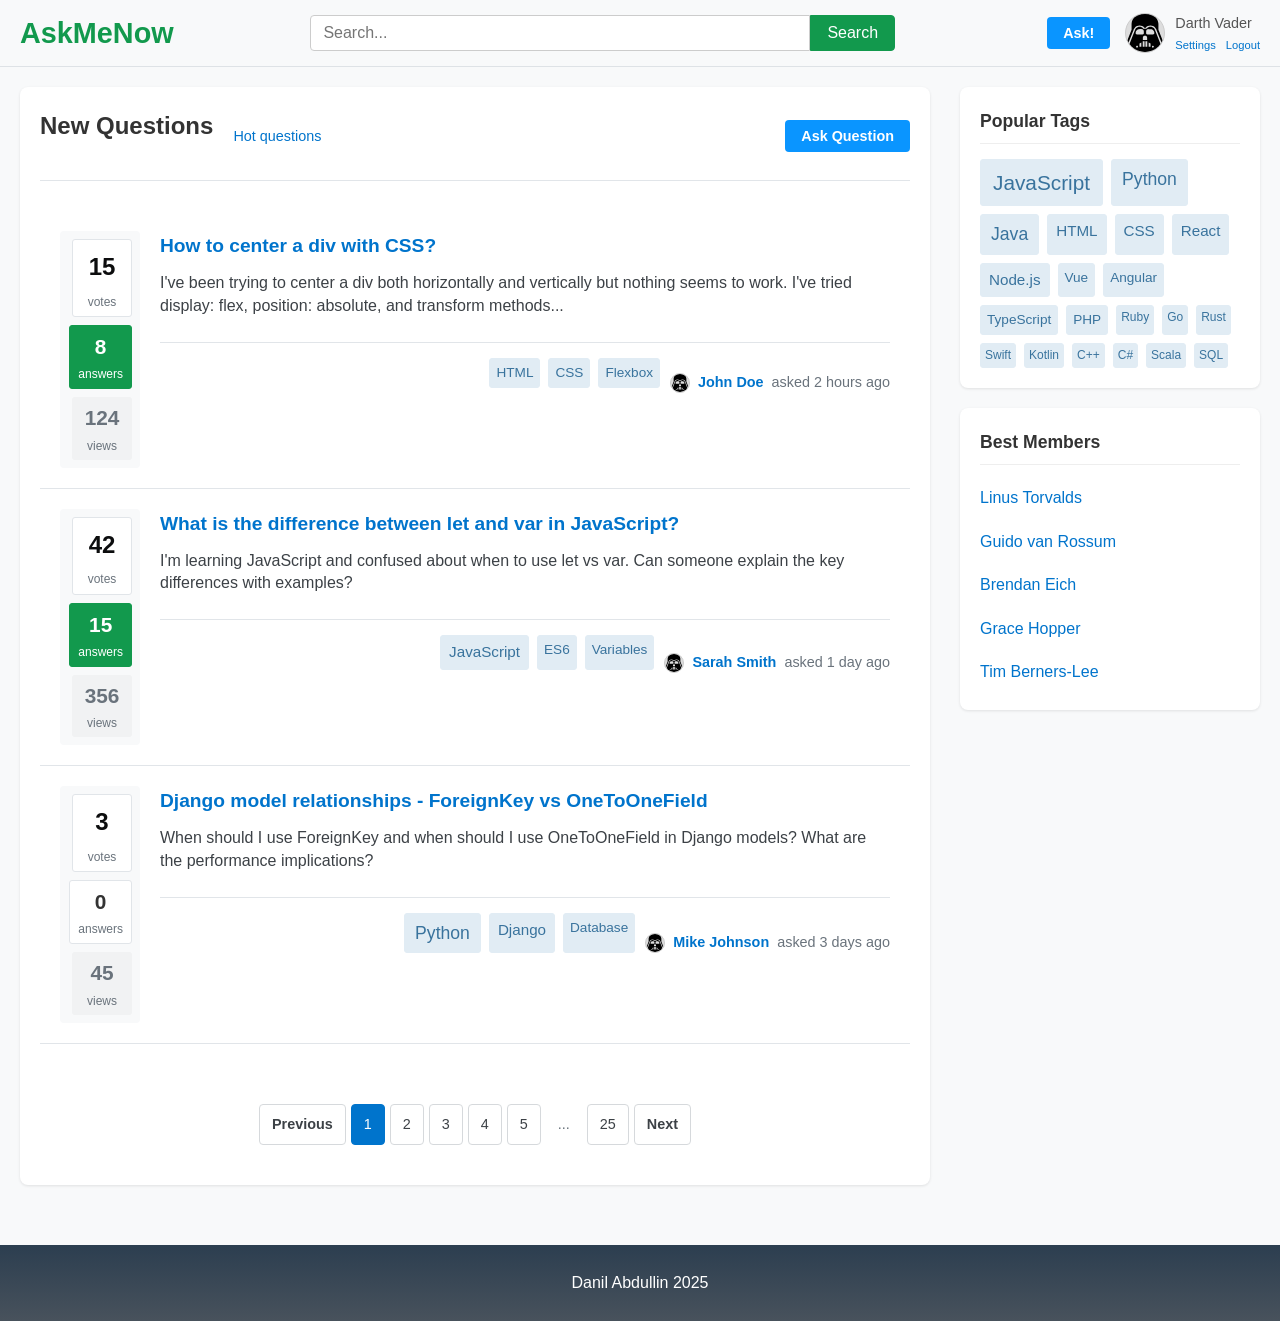
<file: index.html>
<!DOCTYPE html>
<html lang="en">
<head>
    <meta charset="UTF-8">
    <meta name="viewport" content="width=device-width, initial-scale=1.0">
    <title>Questions - AskMeNow</title>
    <link rel="stylesheet" href="static/css/style.css">
</head>

<body>
    <header class="main-header">
        <div class="header-container">
            <!-- Левый блок: название сайта -->
            <div class="header-logo">
                <a href="index.html" class="logo-link">
                    <h1 class="site-title">AskMeNow</h1>
                </a>
            </div>

            <!-- Центральный блок: поиск -->
            <div class="header-search">
                <form class="search-form">
                    <input type="text" class="search-input" placeholder="Search...">
                    <button type="submit" class="search-button">Search</button>
                </form>
            </div>

            <!-- Правый блок: пользователь -->
            <div class="header-user">
                <button class="ask-button">Ask!</button>
                
                <!-- Вариант для АВТОРИЗОВАННОГО пользователя -->
                <div class="user-profile auth-version">
                    <img src="static/images/Avatar.svg" alt="User Avatar" class="user-avatar">
                    <div class="user-info">
                        <span class="user-name">Darth Vader</span>
                        <div class="user-links">
                            <a href="settings.html" class="user-link">Settings</a>
                            <a href="#" class="user-link">Logout</a>
                        </div>
                    </div>
                </div>
                
                <!-- Вариант для НЕАВТОРИЗОВАННОГО пользователя 
                <div class="auth-buttons guest-version">
                    <a href="login.html" class="btn-login">Log in</a>
                    <a href="signup.html" class="btn-signup">Sign up</a>
                </div>
                -->
            </div>
        </div>
    </header>

    <main class="main-content">
        <div class="content-container">
            <!-- Левая колонка (основной контент) -->
            <div class="content-left">
                <div class="questions-header">
                    <div class="questions-title-section">
                        <h2>New Questions</h2>
                        <a href="#" class="hot-filter">Hot questions</a>
                    </div>
                    <button class="ask-button">Ask Question</button>
                </div>      

                <!-- Список вопросов -->
                <div class="questions-list">
                    
                    <!-- Вопрос 1 -->
                    <div class="question-item">
                        <div class="question-stats">
                            <div class="votes-section">
                                <div class="vote-count">15</div>
                                <div class="vote-label">votes</div>
                            </div>
                            <div class="answers-section accepted">
                                <div class="answer-count">8</div>
                                <div class="answer-label">answers</div>
                            </div>
                            <div class="views-section">
                                <div class="view-count">124</div>
                                <div class="view-label">views</div>
                            </div>
                        </div>
                        
                        <div class="question-content">
                            <h3 class="question-title">
                                <a href="question.html">How to center a div with CSS?</a>
                            </h3>
                            <p class="question-excerpt">I've been trying to center a div both horizontally and vertically but nothing seems to work. I've tried display: flex, position: absolute, and transform methods...</p>
                            
                            <div class="question-meta">
                                <div class="question-tags">
                                    <a href="#" class="tag tag-s">HTML</a>
                                    <a href="#" class="tag tag-s">CSS</a>
                                    <a href="#" class="tag tag-s">Flexbox</a>
                                </div>
                                <div class="question-author">
                                    <img src="static/images/Avatar.svg" alt="User Avatar" class="author-avatar">
                                    <span class="author-name">John Doe</span>
                                    <span class="question-date">asked 2 hours ago</span>
                                </div>
                            </div>
                        </div>
                    </div>

                    <!-- Вопрос 2 -->
                    <div class="question-item">
                        <div class="question-stats">
                            <div class="votes-section">
                                <div class="vote-count">42</div>
                                <div class="vote-label">votes</div>
                            </div>
                            <div class="answers-section accepted">
                                <div class="answer-count">15</div>
                                <div class="answer-label">answers</div>
                            </div>
                            <div class="views-section">
                                <div class="view-count">356</div>
                                <div class="view-label">views</div>
                            </div>
                        </div>
                        
                        <div class="question-content">
                            <h3 class="question-title">
                                <a href="question.html">What is the difference between let and var in JavaScript?</a>
                            </h3>
                            <p class="question-excerpt">I'm learning JavaScript and confused about when to use let vs var. Can someone explain the key differences with examples?</p>
                            
                            <div class="question-meta">
                                <div class="question-tags">
                                    <a href="#" class="tag tag-m">JavaScript</a>
                                    <a href="#" class="tag tag-s">ES6</a>
                                    <a href="#" class="tag tag-s">Variables</a>
                                </div>
                                <div class="question-author">
                                    <img src="static/images/Avatar.svg" alt="User Avatar" class="author-avatar">
                                    <span class="author-name">Sarah Smith</span>
                                    <span class="question-date">asked 1 day ago</span>
                                </div>
                            </div>
                        </div>
                    </div>

                    <!-- Вопрос 3 -->
                    <div class="question-item">
                        <div class="question-stats">
                            <div class="votes-section">
                                <div class="vote-count">3</div>
                                <div class="vote-label">votes</div>
                            </div>
                            <div class="answers-section">
                                <div class="answer-count">0</div>
                                <div class="answer-label">answers</div>
                            </div>
                            <div class="views-section">
                                <div class="view-count">45</div>
                                <div class="view-label">views</div>
                            </div>
                        </div>
                        
                        <div class="question-content">
                            <h3 class="question-title">
                                <a href="question.html">Django model relationships - ForeignKey vs OneToOneField</a>
                            </h3>
                            <p class="question-excerpt">When should I use ForeignKey and when should I use OneToOneField in Django models? What are the performance implications?</p>
                            
                            <div class="question-meta">
                                <div class="question-tags">
                                    <a href="#" class="tag tag-l">Python</a>
                                    <a href="#" class="tag tag-m">Django</a>
                                    <a href="#" class="tag tag-s">Database</a>
                                </div>
                                <div class="question-author">
                                    <img src="static/images/Avatar.svg" alt="User Avatar" class="author-avatar">
                                    <span class="author-name">Mike Johnson</span>
                                    <span class="question-date">asked 3 days ago</span>
                                </div>
                            </div>
                        </div>
                    </div>

                </div>

                <!-- Пагинатор -->
                <div class="pagination">
                    <a href="#" class="page-link prev">Previous</a>
                    <a href="#" class="page-link active">1</a>
                    <a href="#" class="page-link">2</a>
                    <a href="#" class="page-link">3</a>
                    <a href="#" class="page-link">4</a>
                    <a href="#" class="page-link">5</a>
                    <span class="page-link dots">...</span>
                    <a href="#" class="page-link">25</a>
                    <a href="#" class="page-link next">Next</a>
                </div>
            </div>

            <!-- Правая колонка (сайдбар) -->
            <div class="content-sidebar">
                <!-- Блок популярных тегов -->
                <div class="sidebar-block">
                    <h3 class="sidebar-title">Popular Tags</h3>
                    <div class="tags-container">
                        <a href="#" class="tag tag-xl">JavaScript</a>
                        <a href="#" class="tag tag-l">Python</a>
                        <a href="#" class="tag tag-l">Java</a>
                        <a href="#" class="tag tag-m">HTML</a>
                        <a href="#" class="tag tag-m">CSS</a>
                        <a href="#" class="tag tag-m">React</a>
                        <a href="#" class="tag tag-m">Node.js</a>
                        <a href="#" class="tag tag-s">Vue</a>
                        <a href="#" class="tag tag-s">Angular</a>
                        <a href="#" class="tag tag-s">TypeScript</a>
                        <a href="#" class="tag tag-s">PHP</a>
                        <a href="#" class="tag tag-xs">Ruby</a>
                        <a href="#" class="tag tag-xs">Go</a>
                        <a href="#" class="tag tag-xs">Rust</a>
                        <a href="#" class="tag tag-xs">Swift</a>
                        <a href="#" class="tag tag-xs">Kotlin</a>
                        <a href="#" class="tag tag-xs">C++</a>
                        <a href="#" class="tag tag-xs">C#</a>
                        <a href="#" class="tag tag-xs">Scala</a>
                        <a href="#" class="tag tag-xs">SQL</a>
                    </div>
                </div>

                <!-- Блок лучших участников -->
                <div class="sidebar-block">
                    <h3 class="sidebar-title">Best Members</h3>
                    <div class="members-list">
                        <a href="#" class="member-link">Linus Torvalds</a>
                        <a href="#" class="member-link">Guido van Rossum</a>
                        <a href="#" class="member-link">Brendan Eich</a>
                        <a href="#" class="member-link">Grace Hopper</a>
                        <a href="#" class="member-link">Tim Berners-Lee</a>
                    </div>
                </div>
            </div>
        </div>
    </main>

    <footer class="site-footer">
        <div class="footer-content">
            Danil Abdullin 2025
        </div>
    </footer>
</body>
</html>
</file>
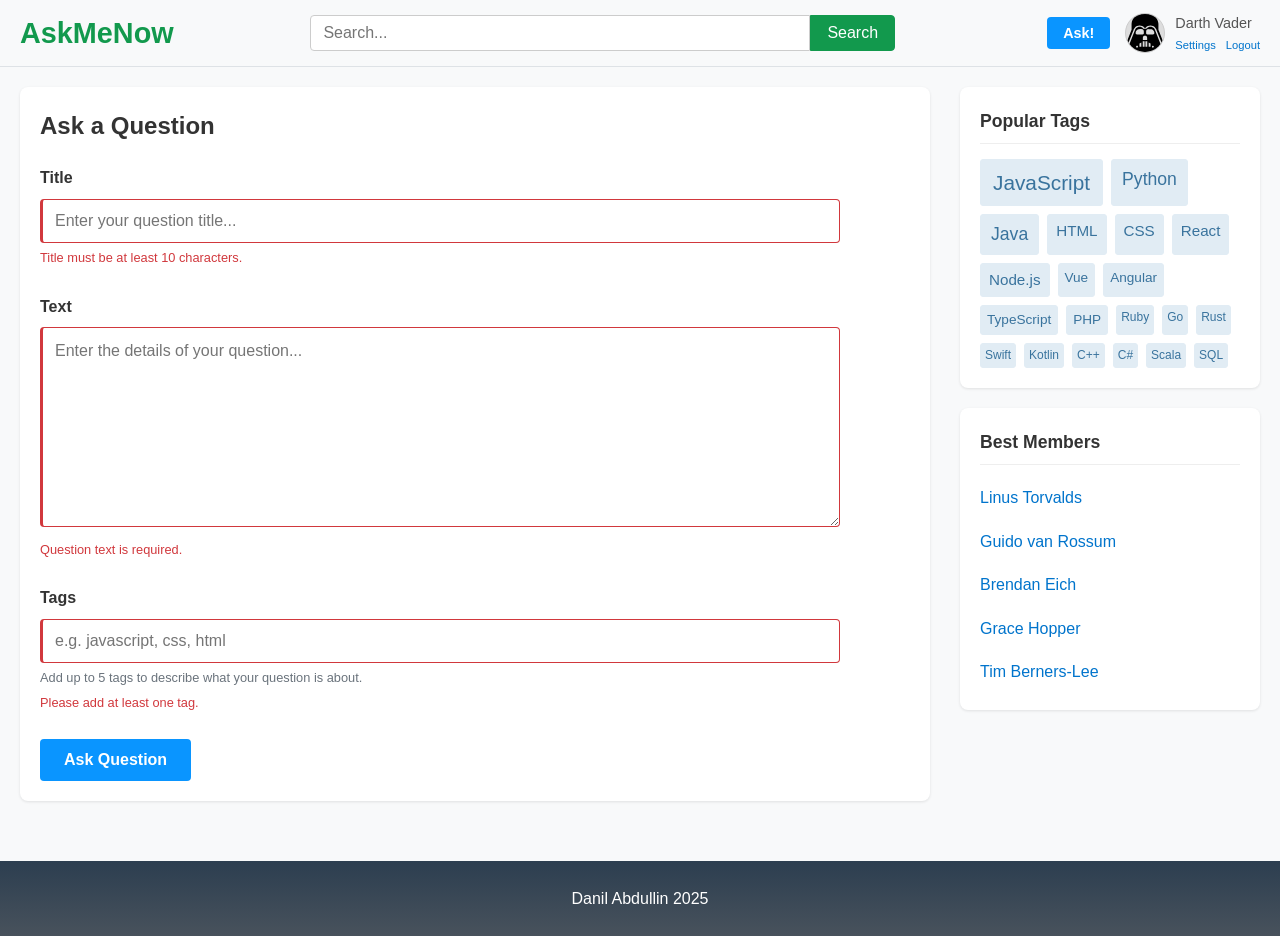
<file: ask.html>
<!DOCTYPE html>
<html lang="en">
<head>
    <meta charset="UTF-8">
    <meta name="viewport" content="width=device-width, initial-scale=1.0">
    <title>Ask a Question</title>
    <link rel="stylesheet" href="static/css/style.css">
</head>

<body>
    <header class="main-header">
        <div class="header-container">
            <!-- Левый блок: название сайта -->
            <div class="header-logo">
                <a href="index.html" class="logo-link">
                    <h1 class="site-title">AskMeNow</h1>
                </a>
            </div>

            <!-- Центральный блок: поиск -->
            <div class="header-search">
                <form class="search-form">
                    <input type="text" class="search-input" placeholder="Search...">
                    <button type="submit" class="search-button">Search</button>
                </form>
            </div>

            <!-- Правый блок: пользователь -->
            <div class="header-user">
                <button class="ask-button">Ask!</button>
                
                <!-- Вариант для АВТОРИЗОВАННОГО пользователя -->
                <div class="user-profile auth-version">
                    <img src="static/images/Avatar.svg" alt="User Avatar" class="user-avatar">
                    <div class="user-info">
                        <span class="user-name">Darth Vader</span>
                        <div class="user-links">
                            <a href="settings.html" class="user-link">Settings</a>
                            <a href="#" class="user-link">Logout</a>
                        </div>
                    </div>
                </div>
                
                <!-- Вариант для НЕАВТОРИЗОВАННОГО пользователя 
                <div class="auth-buttons guest-version">
                    <a href="login.html" class="btn-login">Log in</a>
                    <a href="signup.html" class="btn-signup">Sign up</a>
                </div>
                -->
            </div>
        </div>
    </header>
    <main class="main-content">
        <div class="content-container">
            <!-- Левая колонка (основной контент) -->
            <div class="content-left">
                <h2>Ask a Question</h2>
                
                <form class="ask-form">
                    <!-- Поле заголовка -->
                    <div class="form-group">
                        <label for="title">Title</label>
                        <input type="text" id="title" name="title" class="form-input" 
                            placeholder="Enter your question title..." maxlength="100" required>
                        <div class="error-message">Title must be at least 10 characters.</div>
                    </div>

                    <!-- Поле текста вопроса -->
                    <div class="form-group">
                        <label for="text">Text</label>
                        <textarea id="text" name="text" class="form-textarea" 
                                placeholder="Enter the details of your question..." 
                                maxlength="1000" required></textarea>
                        <div class="error-message">Question text is required.</div>
                    </div>

                    <!-- Поле тегов -->
                    <div class="form-group">
                        <label for="tags">Tags</label>
                        <input type="text" id="tags" name="tags" class="form-input" 
                            placeholder="e.g. javascript, css, html" maxlength="50" required>
                        <div class="help-text">Add up to 5 tags to describe what your question is about.</div>
                        <div class="error-message">Please add at least one tag.</div>
                    </div>

                    <button type="submit" class="submit-btn">Ask Question</button>
                </form>
            </div>
            <!-- Правая колонка (сайдбар) -->
            <div class="content-sidebar">
                <!-- Блок популярных тегов -->
                <div class="sidebar-block">
                    <h3 class="sidebar-title">Popular Tags</h3>
                    <div class="tags-container">
                        <a href="#" class="tag tag-xl">JavaScript</a>
                        <a href="#" class="tag tag-l">Python</a>
                        <a href="#" class="tag tag-l">Java</a>
                        <a href="#" class="tag tag-m">HTML</a>
                        <a href="#" class="tag tag-m">CSS</a>
                        <a href="#" class="tag tag-m">React</a>
                        <a href="#" class="tag tag-m">Node.js</a>
                        <a href="#" class="tag tag-s">Vue</a>
                        <a href="#" class="tag tag-s">Angular</a>
                        <a href="#" class="tag tag-s">TypeScript</a>
                        <a href="#" class="tag tag-s">PHP</a>
                        <a href="#" class="tag tag-xs">Ruby</a>
                        <a href="#" class="tag tag-xs">Go</a>
                        <a href="#" class="tag tag-xs">Rust</a>
                        <a href="#" class="tag tag-xs">Swift</a>
                        <a href="#" class="tag tag-xs">Kotlin</a>
                        <a href="#" class="tag tag-xs">C++</a>
                        <a href="#" class="tag tag-xs">C#</a>
                        <a href="#" class="tag tag-xs">Scala</a>
                        <a href="#" class="tag tag-xs">SQL</a>
                    </div>
                </div>

                <!-- Блок лучших участников -->
                <div class="sidebar-block">
                    <h3 class="sidebar-title">Best Members</h3>
                    <div class="members-list">
                        <a href="#" class="member-link">Linus Torvalds</a>
                        <a href="#" class="member-link">Guido van Rossum</a>
                        <a href="#" class="member-link">Brendan Eich</a>
                        <a href="#" class="member-link">Grace Hopper</a>
                        <a href="#" class="member-link">Tim Berners-Lee</a>
                    </div>
                </div>
            </div>
        </div>
    </main>
    <footer class="site-footer">
        <div class="footer-content">
            Danil Abdullin 2025
        </div>
    </footer>
</body>
</html>
</file>
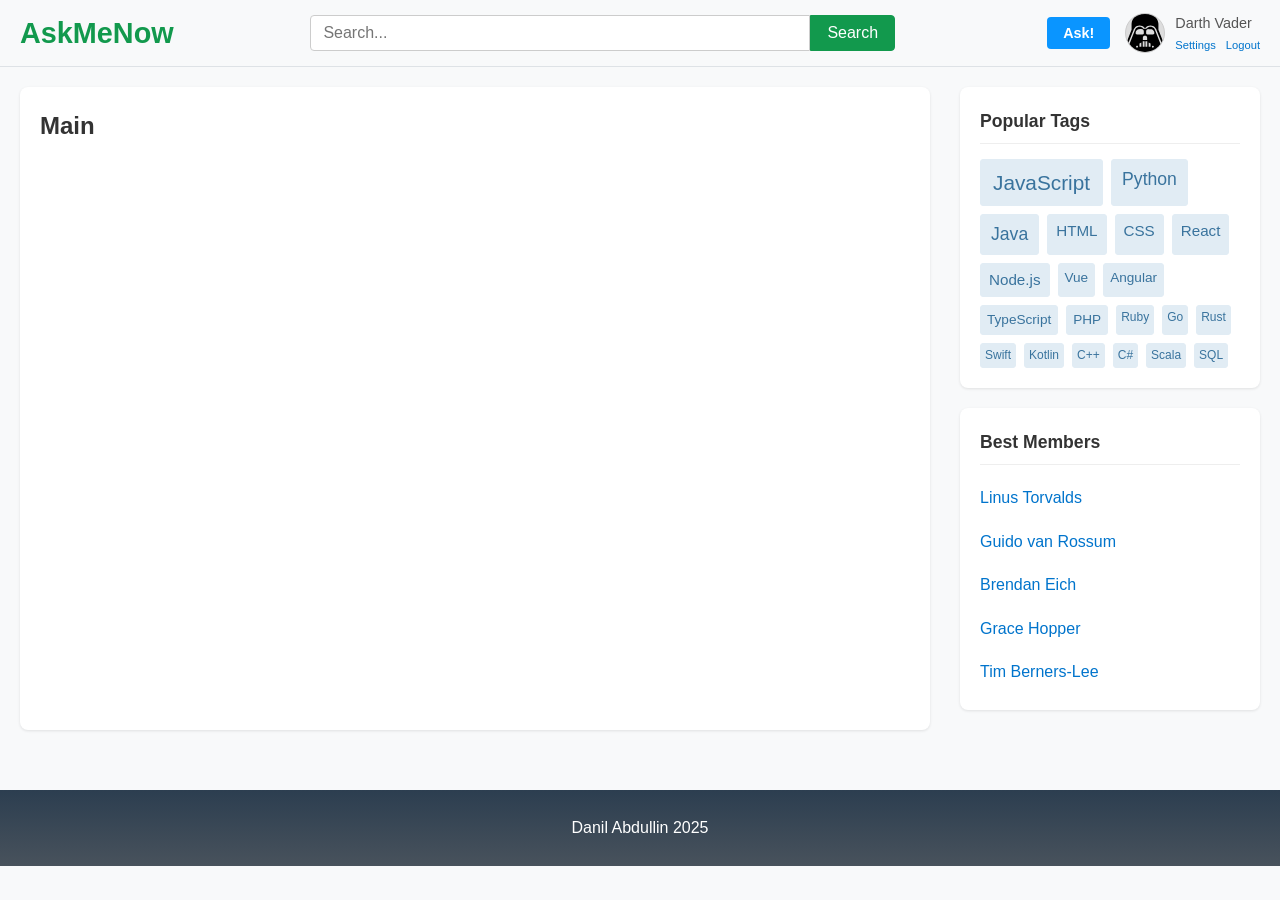
<file: base.html>
<!DOCTYPE html>
<html lang="en">
<head>
    <meta charset="UTF-8">
    <meta name="viewport" content="width=device-width, initial-scale=1.0">
    <title>Q&A Site</title>
    <link rel="stylesheet" href="static/css/style.css">
</head>

<body>
    <header class="main-header">
        <div class="header-container">
            <!-- Левый блок: название сайта -->
            <div class="header-logo">
                <a href="index.html" class="logo-link">
                    <h1 class="site-title">AskMeNow</h1>
                </a>
            </div>

            <!-- Центральный блок: поиск -->
            <div class="header-search">
                <form class="search-form">
                    <input type="text" class="search-input" placeholder="Search...">
                    <button type="submit" class="search-button">Search</button>
                </form>
            </div>

            <!-- Правый блок: пользователь -->
            <div class="header-user">
                <button class="ask-button">Ask!</button>
                
                <!-- Вариант для АВТОРИЗОВАННОГО пользователя -->
                <div class="user-profile auth-version">
                    <img src="static/images/Avatar.svg" alt="User Avatar" class="user-avatar">
                    <div class="user-info">
                        <span class="user-name">Darth Vader</span>
                        <div class="user-links">
                            <a href="settings.html" class="user-link">Settings</a>
                            <a href="#" class="user-link">Logout</a>
                        </div>
                    </div>
                </div>
                
                <!-- Вариант для НЕАВТОРИЗОВАННОГО пользователя 
                <div class="auth-buttons guest-version">
                    <a href="login.html" class="btn-login">Log in</a>
                    <a href="signup.html" class="btn-signup">Sign up</a>
                </div>
                -->
            </div>
        </div>
    </header>
    <main class="main-content">
        <div class="content-container">
            <!-- Левая колонка (основной контент) -->
            <div class="content-left">
                <h2>Main</h2>
            </div>

            <!-- Правая колонка (сайдбар) -->
            <div class="content-sidebar">
                <!-- Блок популярных тегов -->
                <div class="sidebar-block">
                    <h3 class="sidebar-title">Popular Tags</h3>
                    <div class="tags-container">
                        <a href="#" class="tag tag-xl">JavaScript</a>
                        <a href="#" class="tag tag-l">Python</a>
                        <a href="#" class="tag tag-l">Java</a>
                        <a href="#" class="tag tag-m">HTML</a>
                        <a href="#" class="tag tag-m">CSS</a>
                        <a href="#" class="tag tag-m">React</a>
                        <a href="#" class="tag tag-m">Node.js</a>
                        <a href="#" class="tag tag-s">Vue</a>
                        <a href="#" class="tag tag-s">Angular</a>
                        <a href="#" class="tag tag-s">TypeScript</a>
                        <a href="#" class="tag tag-s">PHP</a>
                        <a href="#" class="tag tag-xs">Ruby</a>
                        <a href="#" class="tag tag-xs">Go</a>
                        <a href="#" class="tag tag-xs">Rust</a>
                        <a href="#" class="tag tag-xs">Swift</a>
                        <a href="#" class="tag tag-xs">Kotlin</a>
                        <a href="#" class="tag tag-xs">C++</a>
                        <a href="#" class="tag tag-xs">C#</a>
                        <a href="#" class="tag tag-xs">Scala</a>
                        <a href="#" class="tag tag-xs">SQL</a>
                    </div>
                </div>

                <!-- Блок лучших участников -->
                <div class="sidebar-block">
                    <h3 class="sidebar-title">Best Members</h3>
                    <div class="members-list">
                        <a href="#" class="member-link">Linus Torvalds</a>
                        <a href="#" class="member-link">Guido van Rossum</a>
                        <a href="#" class="member-link">Brendan Eich</a>
                        <a href="#" class="member-link">Grace Hopper</a>
                        <a href="#" class="member-link">Tim Berners-Lee</a>
                    </div>
                </div>
            </div>
        </div>
    </main>
    <footer class="site-footer">
        <div class="footer-content">
            Danil Abdullin 2025
        </div>
    </footer>
</body>
</html>
</file>
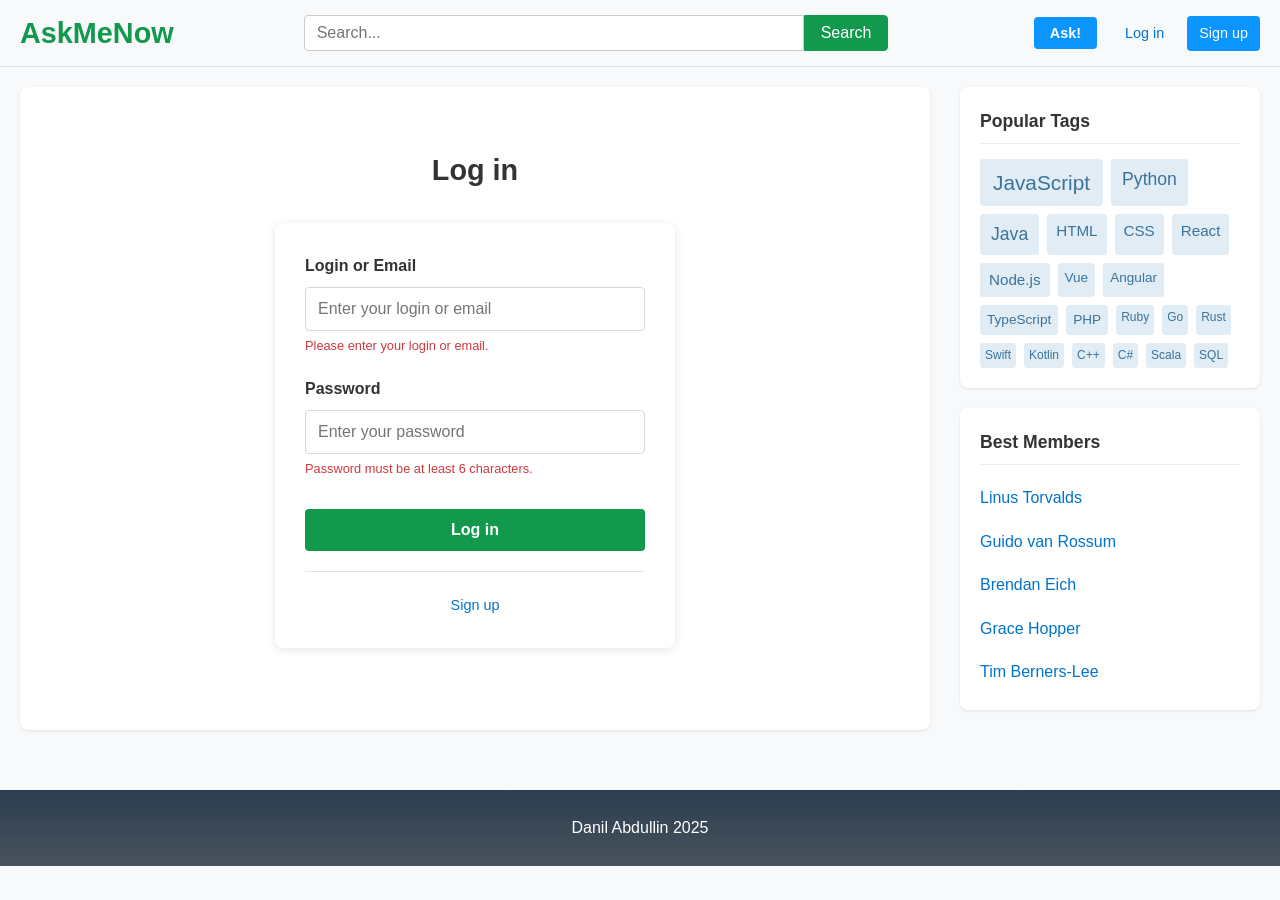
<file: login.html>
<!DOCTYPE html>
<html lang="en">
<head>
    <meta charset="UTF-8">
    <meta name="viewport" content="width=device-width, initial-scale=1.0">
    <title>Log in</title>
    <link rel="stylesheet" href="static/css/style.css">
</head>

<body>
    <header class="main-header">
        <div class="header-container">
            <!-- Левый блок: название сайта -->
            <div class="header-logo">
                <a href="index.html" class="logo-link">
                    <h1 class="site-title">AskMeNow</h1>
                </a>
            </div>

            <!-- Центральный блок: поиск -->
            <div class="header-search">
                <form class="search-form">
                    <input type="text" class="search-input" placeholder="Search...">
                    <button type="submit" class="search-button">Search</button>
                </form>
            </div>

            <!-- Правый блок: пользователь -->
            <div class="header-user">
                <button class="ask-button">Ask!</button>
                
                <!-- Вариант для АВТОРИЗОВАННОГО пользователя 
                <div class="user-profile auth-version">
                    <img src="static/images/Avatar.svg" alt="User Avatar" class="user-avatar">
                    <div class="user-info">
                        <span class="user-name">Darth Vader</span>
                        <div class="user-links">
                            <a href="settings.html" class="user-link">Settings</a>
                            <a href="#" class="user-link">Logout</a>
                        </div>
                    </div>
                </div>
                -->
                <!-- Вариант для НЕАВТОРИЗОВАННОГО пользователя -->
                <div class="auth-buttons guest-version">
                    <a href="login.html" class="btn-login">Log in</a>
                    <a href="signup.html" class="btn-signup">Sign up</a>
                </div>
            </div>
        </div>
    </header>
    <main class="main-content">
        <div class="content-container">
            <!-- Левая колонка (основной контент) -->
            <div class="content-left">
                <div class="auth-form-container">
                    <h2>Log in</h2>
                    
                    <form class="auth-form" method="POST">
                        <!-- Поле логина -->
                        <div class="form-group">
                            <label for="login">Login or Email</label>
                            <input type="text" id="login" name="login" class="form-input" 
                                placeholder="Enter your login or email" maxlength="50">
                            <div class="error-message">Please enter your login or email.</div>
                        </div>

                        <!-- Поле пароля -->
                        <div class="form-group">
                            <label for="password">Password</label>
                            <input type="password" id="password" name="password" class="form-input" 
                                placeholder="Enter your password" maxlength="30">
                            <div class="error-message">Password must be at least 6 characters.</div>
                        </div>

                        <button type="submit" class="submit-btn auth-btn">Log in</button>
                        
                        <div class="auth-links">
                            <a href="signup.html" class="auth-link">Sign up</a>
                        </div>
                    </form>
                </div>
            </div>

            <!-- Правая колонка (сайдбар) -->
            <div class="content-sidebar">
                <!-- Блок популярных тегов -->
                <div class="sidebar-block">
                    <h3 class="sidebar-title">Popular Tags</h3>
                    <div class="tags-container">
                        <a href="#" class="tag tag-xl">JavaScript</a>
                        <a href="#" class="tag tag-l">Python</a>
                        <a href="#" class="tag tag-l">Java</a>
                        <a href="#" class="tag tag-m">HTML</a>
                        <a href="#" class="tag tag-m">CSS</a>
                        <a href="#" class="tag tag-m">React</a>
                        <a href="#" class="tag tag-m">Node.js</a>
                        <a href="#" class="tag tag-s">Vue</a>
                        <a href="#" class="tag tag-s">Angular</a>
                        <a href="#" class="tag tag-s">TypeScript</a>
                        <a href="#" class="tag tag-s">PHP</a>
                        <a href="#" class="tag tag-xs">Ruby</a>
                        <a href="#" class="tag tag-xs">Go</a>
                        <a href="#" class="tag tag-xs">Rust</a>
                        <a href="#" class="tag tag-xs">Swift</a>
                        <a href="#" class="tag tag-xs">Kotlin</a>
                        <a href="#" class="tag tag-xs">C++</a>
                        <a href="#" class="tag tag-xs">C#</a>
                        <a href="#" class="tag tag-xs">Scala</a>
                        <a href="#" class="tag tag-xs">SQL</a>
                    </div>
                </div>

                <!-- Блок лучших участников -->
                <div class="sidebar-block">
                    <h3 class="sidebar-title">Best Members</h3>
                    <div class="members-list">
                        <a href="#" class="member-link">Linus Torvalds</a>
                        <a href="#" class="member-link">Guido van Rossum</a>
                        <a href="#" class="member-link">Brendan Eich</a>
                        <a href="#" class="member-link">Grace Hopper</a>
                        <a href="#" class="member-link">Tim Berners-Lee</a>
                    </div>
                </div>
            </div>
        </div>
    </main>
    <footer class="site-footer">
        <div class="footer-content">
            Danil Abdullin 2025
        </div>
    </footer>
</body>
</html>
</file>
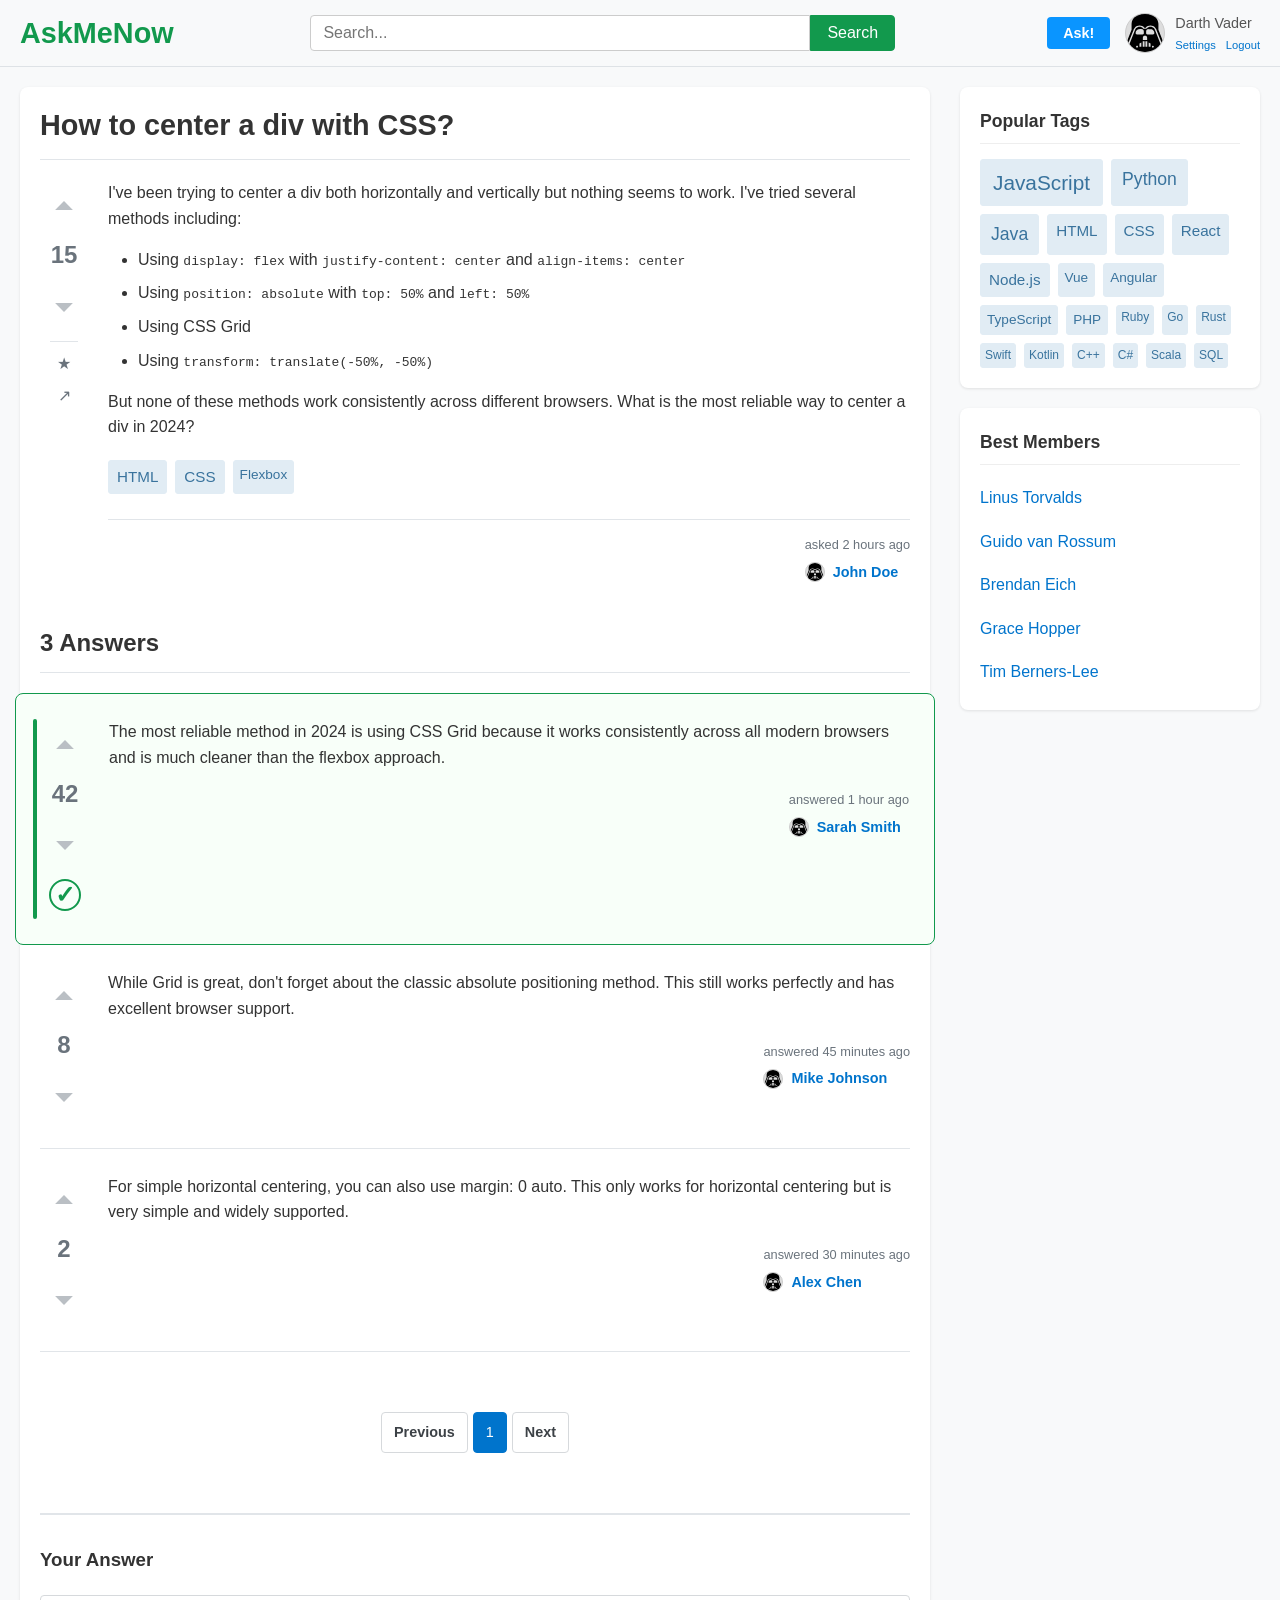
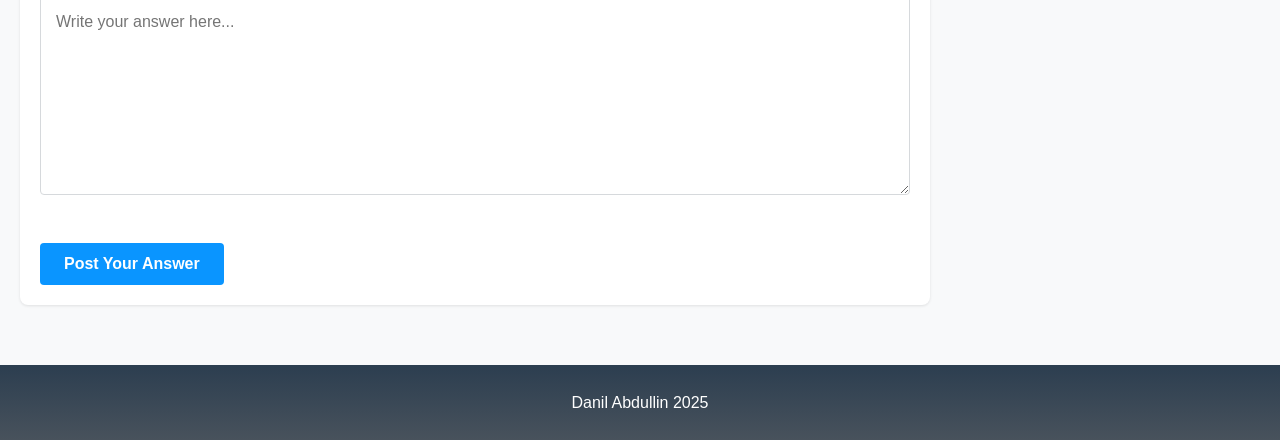
<file: question.html>
<!DOCTYPE html>
<html lang="en">
<head>
    <meta charset="UTF-8">
    <meta name="viewport" content="width=device-width, initial-scale=1.0">
    <title>How to center a div with CSS?</title>
    <link rel="stylesheet" href="static/css/style.css">
</head>

<body>
    <header class="main-header">
        <div class="header-container">
            <!-- Левый блок: название сайта -->
            <div class="header-logo">
                <a href="index.html" class="logo-link">
                    <h1 class="site-title">AskMeNow</h1>
                </a>
            </div>

            <!-- Центральный блок: поиск -->
            <div class="header-search">
                <form class="search-form">
                    <input type="text" class="search-input" placeholder="Search...">
                    <button type="submit" class="search-button">Search</button>
                </form>
            </div>

            <!-- Правый блок: пользователь -->
            <div class="header-user">
                <button class="ask-button">Ask!</button>
                
                <!-- Вариант для АВТОРИЗОВАННОГО пользователя -->
                <div class="user-profile auth-version">
                    <img src="static/images/Avatar.svg" alt="User Avatar" class="user-avatar">
                    <div class="user-info">
                        <span class="user-name">Darth Vader</span>
                        <div class="user-links">
                            <a href="settings.html" class="user-link">Settings</a>
                            <a href="#" class="user-link">Logout</a>
                        </div>
                    </div>
                </div>
                
                <!-- Вариант для НЕАВТОРИЗОВАННОГО пользователя 
                <div class="auth-buttons guest-version">
                    <a href="login.html" class="btn-login">Log in</a>
                    <a href="signup.html" class="btn-signup">Sign up</a>
                </div>
                -->
            </div>
        </div>
    </header>

    <main class="main-content">
        <div class="content-container">
            <div class="content-left">
                <!-- Заголовок вопроса -->
                <div class="question-header">
                    <h1>How to center a div with CSS?</h1>
                </div>

                <!-- Детали вопроса -->
                <div class="question-detail">
                    <div class="question-main">
                        <!-- Блок голосования вопроса -->
                        <div class="vote-panel">
                            <button class="vote-btn upvote" title="This question is useful">
                                <svg width="36" height="36" viewBox="0 0 36 36" fill="currentColor">
                                    <path d="M2 25h32L18 9 2 25Z"/>
                                </svg>
                            </button>
                            <div class="vote-count">15</div>
                            <button class="vote-btn downvote" title="This question is not useful">
                                <svg width="36" height="36" viewBox="0 0 36 36" fill="currentColor">
                                    <path d="M2 11h32L18 27 2 11Z"/>
                                </svg>
                            </button>
                            <div class="vote-actions">
                                <button class="bookmark-btn" title="Bookmark this question">★</button>
                                <button class="share-btn" title="Share this question">↗</button>
                            </div>
                        </div>

                        <!-- Контент вопроса -->
                        <div class="question-content">
                            <div class="question-text">
                                <p>I've been trying to center a div both horizontally and vertically but nothing seems to work. I've tried several methods including:</p>
                                <ul>
                                    <li>Using <code>display: flex</code> with <code>justify-content: center</code> and <code>align-items: center</code></li>
                                    <li>Using <code>position: absolute</code> with <code>top: 50%</code> and <code>left: 50%</code></li>
                                    <li>Using CSS Grid</li>
                                    <li>Using <code>transform: translate(-50%, -50%)</code></li>
                                </ul>
                                <p>But none of these methods work consistently across different browsers. What is the most reliable way to center a div in 2024?</p>
                            </div>

                            <!-- Теги вопроса -->
                            <div class="question-tags">
                                <a href="#" class="tag tag-m">HTML</a>
                                <a href="#" class="tag tag-m">CSS</a>
                                <a href="#" class="tag tag-s">Flexbox</a>
                            </div>

                            <!-- Мета-информация вопроса -->
                            <div class="question-meta">
                                <div class="question-author">
                                    <div class="author-info">
                                        <span class="asked-time">asked 2 hours ago</span>
                                        <div class="author-details">
                                            <img src="static/images/Avatar.svg" alt="User Avatar" class="author-avatar">
                                            <span class="author-name">John Doe</span>
                                        </div>
                                    </div>
                                </div>
                            </div>
                        </div>
                    </div>
                </div>

                <!-- Счетчик ответов -->
                <div class="answers-header">
                    <h2>3 Answers</h2>
                </div>

                <!-- Список ответов -->
                <div class="answers-list">
                    
                    <!-- Ответ 1 (принятый) -->
                    <div class="answer-item accepted">
                        <div class="vote-panel">
                            <button class="vote-btn upvote" title="This answer is useful">
                                <svg width="36" height="36" viewBox="0 0 36 36" fill="currentColor">
                                    <path d="M2 25h32L18 9 2 25Z"/>
                                </svg>
                            </button>
                            <div class="vote-count">42</div>
                            <button class="vote-btn downvote" title="This answer is not useful">
                                <svg width="36" height="36" viewBox="0 0 36 36" fill="currentColor">
                                    <path d="M2 11h32L18 27 2 11Z"/>
                                </svg>
                            </button>
                            <div class="accepted-check" title="Accepted answer">✓</div>
                        </div>

                        <div class="answer-content">
                            <div class="answer-text">
                                <p>The most reliable method in 2024 is using CSS Grid because it works consistently across all modern browsers and is much cleaner than the flexbox approach.</p>
                            </div>

                            <div class="answer-meta">
                                <div class="answer-author">
                                    <div class="author-info">
                                        <span class="answered-time">answered 1 hour ago</span>
                                        <div class="author-details">
                                            <img src="static/images/Avatar.svg" alt="User Avatar" class="author-avatar">
                                            <span class="author-name">Sarah Smith</span>
                                        </div>
                                    </div>
                                </div>
                            </div>
                        </div>
                    </div>

                    <!-- Ответ 2 -->
                    <div class="answer-item">
                        <div class="vote-panel">
                            <button class="vote-btn upvote" title="This answer is useful">
                                <svg width="36" height="36" viewBox="0 0 36 36" fill="currentColor">
                                    <path d="M2 25h32L18 9 2 25Z"/>
                                </svg>
                            </button>
                            <div class="vote-count">8</div>
                            <button class="vote-btn downvote" title="This answer is not useful">
                                <svg width="36" height="36" viewBox="0 0 36 36" fill="currentColor">
                                    <path d="M2 11h32L18 27 2 11Z"/>
                                </svg>
                            </button>
                        </div>

                        <div class="answer-content">
                            <div class="answer-text">
                                <p>While Grid is great, don't forget about the classic absolute positioning method. This still works perfectly and has excellent browser support.</p>
                            </div>

                            <div class="answer-meta">
                                <div class="answer-author">
                                    <div class="author-info">
                                        <span class="answered-time">answered 45 minutes ago</span>
                                        <div class="author-details">
                                            <img src="static/images/Avatar.svg" alt="User Avatar" class="author-avatar">
                                            <span class="author-name">Mike Johnson</span>
                                        </div>
                                    </div>
                                </div>
                            </div>
                        </div>
                    </div>

                    <!-- Ответ 3 -->
                    <div class="answer-item">
                        <div class="vote-panel">
                            <button class="vote-btn upvote" title="This answer is useful">
                                <svg width="36" height="36" viewBox="0 0 36 36" fill="currentColor">
                                    <path d="M2 25h32L18 9 2 25Z"/>
                                </svg>
                            </button>
                            <div class="vote-count">2</div>
                            <button class="vote-btn downvote" title="This answer is not useful">
                                <svg width="36" height="36" viewBox="0 0 36 36" fill="currentColor">
                                    <path d="M2 11h32L18 27 2 11Z"/>
                                </svg>
                            </button>
                        </div>

                        <div class="answer-content">
                            <div class="answer-text">
                                <p>For simple horizontal centering, you can also use margin: 0 auto. This only works for horizontal centering but is very simple and widely supported.</p>
                            </div>

                            <div class="answer-meta">
                                <div class="answer-author">
                                    <div class="author-info">
                                        <span class="answered-time">answered 30 minutes ago</span>
                                        <div class="author-details">
                                            <img src="static/images/Avatar.svg" alt="User Avatar" class="author-avatar">
                                            <span class="author-name">Alex Chen</span>
                                        </div>
                                    </div>
                                </div>
                            </div>
                        </div>
                    </div>

                </div>

                <!-- Пагинатор -->
                <div class="pagination">
                    <a href="#" class="page-link prev">Previous</a>
                    <a href="#" class="page-link active">1</a>
                    <a href="#" class="page-link next">Next</a>
                </div>

                <!-- Форма ответа -->
                <div class="answer-form-section">
                    <h3>Your Answer</h3>
                    <form class="answer-form">
                        <div class="form-group">
                            <textarea class="answer-textarea" placeholder="Write your answer here..."></textarea>
                        </div>
                        <button type="submit" class="submit-answer-btn">Post Your Answer</button>
                    </form>
                </div>

            </div>

            <!-- Правая колонка (сайдбар) -->
            <div class="content-sidebar">
                <!-- Блок популярных тегов -->
                <div class="sidebar-block">
                    <h3 class="sidebar-title">Popular Tags</h3>
                    <div class="tags-container">
                        <a href="#" class="tag tag-xl">JavaScript</a>
                        <a href="#" class="tag tag-l">Python</a>
                        <a href="#" class="tag tag-l">Java</a>
                        <a href="#" class="tag tag-m">HTML</a>
                        <a href="#" class="tag tag-m">CSS</a>
                        <a href="#" class="tag tag-m">React</a>
                        <a href="#" class="tag tag-m">Node.js</a>
                        <a href="#" class="tag tag-s">Vue</a>
                        <a href="#" class="tag tag-s">Angular</a>
                        <a href="#" class="tag tag-s">TypeScript</a>
                        <a href="#" class="tag tag-s">PHP</a>
                        <a href="#" class="tag tag-xs">Ruby</a>
                        <a href="#" class="tag tag-xs">Go</a>
                        <a href="#" class="tag tag-xs">Rust</a>
                        <a href="#" class="tag tag-xs">Swift</a>
                        <a href="#" class="tag tag-xs">Kotlin</a>
                        <a href="#" class="tag tag-xs">C++</a>
                        <a href="#" class="tag tag-xs">C#</a>
                        <a href="#" class="tag tag-xs">Scala</a>
                        <a href="#" class="tag tag-xs">SQL</a>
                    </div>
                </div>

                <!-- Блок лучших участников -->
                <div class="sidebar-block">
                    <h3 class="sidebar-title">Best Members</h3>
                    <div class="members-list">
                        <a href="#" class="member-link">Linus Torvalds</a>
                        <a href="#" class="member-link">Guido van Rossum</a>
                        <a href="#" class="member-link">Brendan Eich</a>
                        <a href="#" class="member-link">Grace Hopper</a>
                        <a href="#" class="member-link">Tim Berners-Lee</a>
                    </div>
                </div>
            </div>
        </div>
    </main>

    <footer class="site-footer">
        <div class="footer-content">
            Danil Abdullin 2025
        </div>
    </footer>
</body>
</html>
</file>
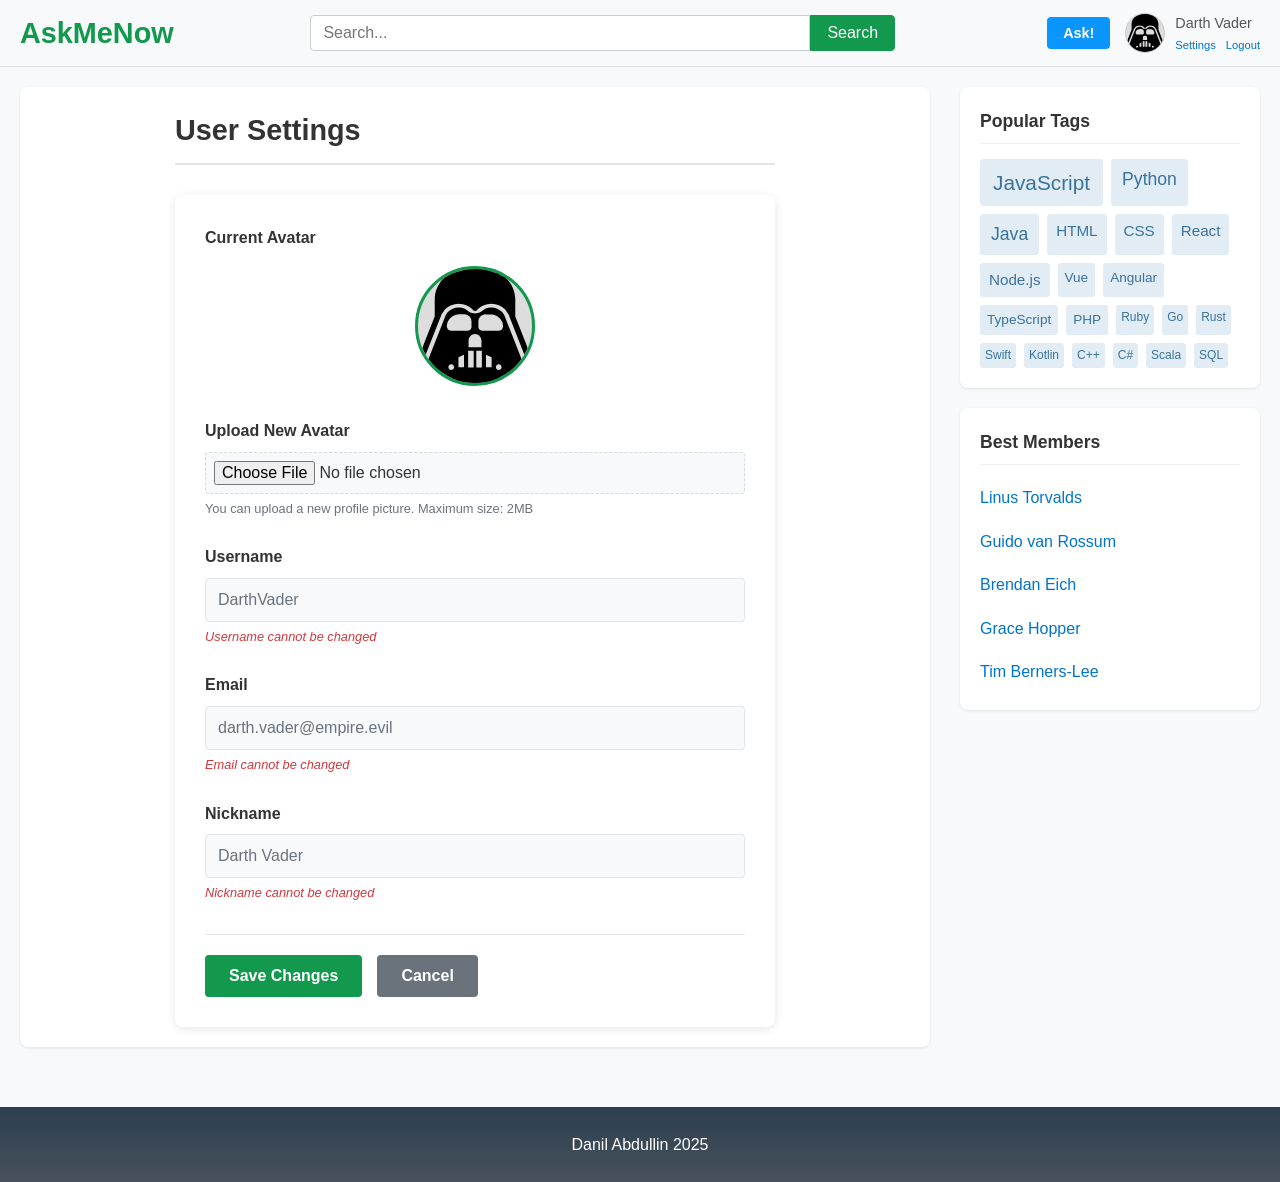
<file: settings.html>
<!DOCTYPE html>
<html lang="en">
<head>
    <meta charset="UTF-8">
    <meta name="viewport" content="width=device-width, initial-scale=1.0">
    <title>User Settings</title>
    <link rel="stylesheet" href="static/css/style.css">
</head>

<body>
    <header class="main-header">
        <div class="header-container">
            <!-- Левый блок: название сайта -->
            <div class="header-logo">
                <a href="index.html" class="logo-link">
                    <h1 class="site-title">AskMeNow</h1>
                </a>
            </div>

            <!-- Центральный блок: поиск -->
            <div class="header-search">
                <form class="search-form">
                    <input type="text" class="search-input" placeholder="Search...">
                    <button type="submit" class="search-button">Search</button>
                </form>
            </div>

            <!-- Правый блок: пользователь -->
            <div class="header-user">
                <button class="ask-button">Ask!</button>
                
                <!-- Вариант для АВТОРИЗОВАННОГО пользователя -->
                <div class="user-profile auth-version">
                    <img src="static/images/Avatar.svg" alt="User Avatar" class="user-avatar">
                    <div class="user-info">
                        <span class="user-name">Darth Vader</span>
                        <div class="user-links">
                            <a href="settings.html" class="user-link">Settings</a>
                            <a href="#" class="user-link">Logout</a>
                        </div>
                    </div>
                </div>
                
                <!-- Вариант для НЕАВТОРИЗОВАННОГО пользователя 
                <div class="auth-buttons guest-version">
                    <a href="login.html" class="btn-login">Log in</a>
                    <a href="signup.html" class="btn-signup">Sign up</a>
                </div>
                -->
            </div>
        </div>
    </header>
    <main class="main-content">
        <div class="content-container">
            <!-- Левая колонка (основной контент) -->
            <div class="content-left">
                <div class="settings-container">
                    <h2>User Settings</h2>
                    
                    <form class="settings-form">
                        <!-- Текущая аватарка -->
                        <div class="form-group">
                            <label>Current Avatar</label>
                            <div class="current-avatar">
                                <img src="static/images/Avatar.svg" alt="Current Avatar" class="user-avatar-large">
                            </div>
                        </div>

                        <!-- Загрузка новой аватарки -->
                        <div class="form-group">
                            <label for="new-avatar">Upload New Avatar</label>
                            <input type="file" id="new-avatar" name="new-avatar" class="form-input" 
                                accept="image/*">
                            <div class="help-text">You can upload a new profile picture. Maximum size: 2MB</div>
                        </div>

                        <!-- Логин (неизменяемый) -->
                        <div class="form-group">
                            <label for="username">Username</label>
                            <input type="text" id="username" name="username" class="form-input readonly" 
                                value="DarthVader" readonly>
                            <div class="readonly-note">Username cannot be changed</div>
                        </div>

                        <!-- Email (неизменяемый) -->
                        <div class="form-group">
                            <label for="email">Email</label>
                            <input type="email" id="email" name="email" class="form-input readonly" 
                                value="darth.vader@empire.evil" readonly>
                            <div class="readonly-note">Email cannot be changed</div>
                        </div>

                        <!-- Никнейм (неизменяемый) -->
                        <div class="form-group">
                            <label for="nickname">Nickname</label>
                            <input type="text" id="nickname" name="nickname" class="form-input readonly" 
                                value="Darth Vader" readonly>
                            <div class="readonly-note">Nickname cannot be changed</div>
                        </div>

                        <!-- Кнопки действий -->
                        <div class="form-actions">
                            <button type="submit" class="submit-btn">Save Changes</button>
                            <button type="button" class="cancel-btn">Cancel</button>
                        </div>
                    </form>
                </div>
            </div>

            <!-- Правая колонка (сайдбар) -->
            <div class="content-sidebar">
                <!-- Блок популярных тегов -->
                <div class="sidebar-block">
                    <h3 class="sidebar-title">Popular Tags</h3>
                    <div class="tags-container">
                        <a href="#" class="tag tag-xl">JavaScript</a>
                        <a href="#" class="tag tag-l">Python</a>
                        <a href="#" class="tag tag-l">Java</a>
                        <a href="#" class="tag tag-m">HTML</a>
                        <a href="#" class="tag tag-m">CSS</a>
                        <a href="#" class="tag tag-m">React</a>
                        <a href="#" class="tag tag-m">Node.js</a>
                        <a href="#" class="tag tag-s">Vue</a>
                        <a href="#" class="tag tag-s">Angular</a>
                        <a href="#" class="tag tag-s">TypeScript</a>
                        <a href="#" class="tag tag-s">PHP</a>
                        <a href="#" class="tag tag-xs">Ruby</a>
                        <a href="#" class="tag tag-xs">Go</a>
                        <a href="#" class="tag tag-xs">Rust</a>
                        <a href="#" class="tag tag-xs">Swift</a>
                        <a href="#" class="tag tag-xs">Kotlin</a>
                        <a href="#" class="tag tag-xs">C++</a>
                        <a href="#" class="tag tag-xs">C#</a>
                        <a href="#" class="tag tag-xs">Scala</a>
                        <a href="#" class="tag tag-xs">SQL</a>
                    </div>
                </div>

                <!-- Блок лучших участников -->
                <div class="sidebar-block">
                    <h3 class="sidebar-title">Best Members</h3>
                    <div class="members-list">
                        <a href="#" class="member-link">Linus Torvalds</a>
                        <a href="#" class="member-link">Guido van Rossum</a>
                        <a href="#" class="member-link">Brendan Eich</a>
                        <a href="#" class="member-link">Grace Hopper</a>
                        <a href="#" class="member-link">Tim Berners-Lee</a>
                    </div>
                </div>
            </div>
        </div>
    </main>
    <footer class="site-footer">
        <div class="footer-content">
            Danil Abdullin 2025
        </div>
    </footer>
</body>
</html>
</file>
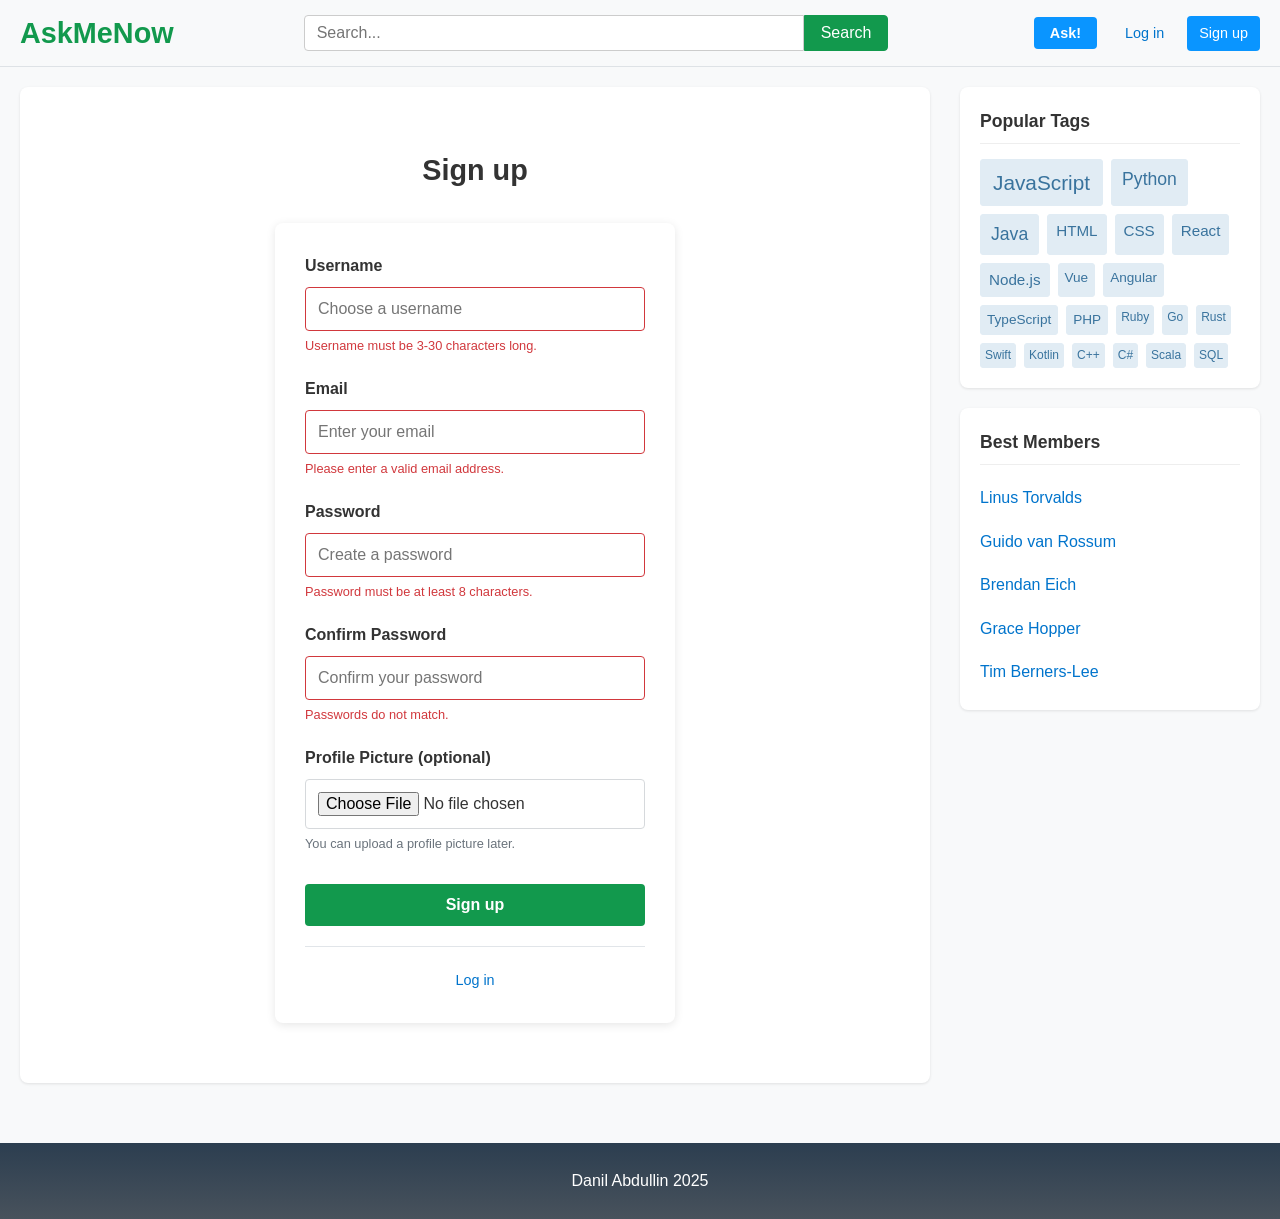
<file: signup.html>
<!DOCTYPE html>
<html lang="en">
<head>
    <meta charset="UTF-8">
    <meta name="viewport" content="width=device-width, initial-scale=1.0">
    <title>Sign up</title>
    <link rel="stylesheet" href="static/css/style.css">
</head>

<body>
    <header class="main-header">
        <div class="header-container">
            <!-- Левый блок: название сайта -->
            <div class="header-logo">
                <a href="index.html" class="logo-link">
                    <h1 class="site-title">AskMeNow</h1>
                </a>
            </div>

            <!-- Центральный блок: поиск -->
            <div class="header-search">
                <form class="search-form">
                    <input type="text" class="search-input" placeholder="Search...">
                    <button type="submit" class="search-button">Search</button>
                </form>
            </div>

            <!-- Правый блок: пользователь -->
            <div class="header-user">
                <button class="ask-button">Ask!</button>
                
                <!-- Вариант для АВТОРИЗОВАННОГО пользователя
                <div class="user-profile auth-version">
                    <img src="static/images/Avatar.svg" alt="User Avatar" class="user-avatar">
                    <div class="user-info">
                        <span class="user-name">Darth Vader</span>
                        <div class="user-links">
                            <a href="settings.html" class="user-link">Settings</a>
                            <a href="#" class="user-link">Logout</a>
                        </div>
                    </div>
                </div>
                -->
                <!-- Вариант для НЕАВТОРИЗОВАННОГО пользователя -->
                <div class="auth-buttons guest-version">
                    <a href="login.html" class="btn-login">Log in</a>
                    <a href="signup.html" class="btn-signup">Sign up</a>
                </div>
            </div>
        </div>
    </header>
    <main class="main-content">
        <div class="content-container">
            <!-- Левая колонка (основной контент) -->
            <div class="content-left">
                <div class="auth-form-container">
                    <h2>Sign up</h2>
                    
                    <form class="auth-form" method="POST" enctype="multipart/form-data">
                        <!-- Поле логина -->
                        <div class="form-group">
                            <label for="username">Username</label>
                            <input type="text" id="username" name="username" class="form-input" 
                                placeholder="Choose a username" maxlength="30" required>
                            <div class="error-message">Username must be 3-30 characters long.</div>
                        </div>

                        <!-- Поле email -->
                        <div class="form-group">
                            <label for="email">Email</label>
                            <input type="email" id="email" name="email" class="form-input" 
                                placeholder="Enter your email" maxlength="50" required>
                            <div class="error-message">Please enter a valid email address.</div>
                        </div>

                        <!-- Поле пароля -->
                        <div class="form-group">
                            <label for="password">Password</label>
                            <input type="password" id="password" name="password" class="form-input" 
                                placeholder="Create a password" maxlength="30" required>
                            <div class="error-message">Password must be at least 8 characters.</div>
                        </div>

                        <!-- Поле подтверждения пароля -->
                        <div class="form-group">
                            <label for="confirm-password">Confirm Password</label>
                            <input type="password" id="confirm-password" name="confirm-password" class="form-input" 
                                placeholder="Confirm your password" maxlength="30" required>
                            <div class="error-message">Passwords do not match.</div>
                        </div>

                        <!-- Поле аватарки -->
                        <div class="form-group">
                            <label for="avatar">Profile Picture (optional)</label>
                            <input type="file" id="avatar" name="avatar" class="form-input" 
                                accept="image/*">
                            <div class="help-text">You can upload a profile picture later.</div>
                        </div>

                        <button type="submit" class="submit-btn auth-btn">Sign up</button>
                        
                        <div class="auth-links">
                            <a href="login.html" class="auth-link">Log in</a>
                        </div>
                    </form>
                </div>
            </div>

            <!-- Правая колонка (сайдбар) -->
            <div class="content-sidebar">
                <!-- Блок популярных тегов -->
                <div class="sidebar-block">
                    <h3 class="sidebar-title">Popular Tags</h3>
                    <div class="tags-container">
                        <a href="#" class="tag tag-xl">JavaScript</a>
                        <a href="#" class="tag tag-l">Python</a>
                        <a href="#" class="tag tag-l">Java</a>
                        <a href="#" class="tag tag-m">HTML</a>
                        <a href="#" class="tag tag-m">CSS</a>
                        <a href="#" class="tag tag-m">React</a>
                        <a href="#" class="tag tag-m">Node.js</a>
                        <a href="#" class="tag tag-s">Vue</a>
                        <a href="#" class="tag tag-s">Angular</a>
                        <a href="#" class="tag tag-s">TypeScript</a>
                        <a href="#" class="tag tag-s">PHP</a>
                        <a href="#" class="tag tag-xs">Ruby</a>
                        <a href="#" class="tag tag-xs">Go</a>
                        <a href="#" class="tag tag-xs">Rust</a>
                        <a href="#" class="tag tag-xs">Swift</a>
                        <a href="#" class="tag tag-xs">Kotlin</a>
                        <a href="#" class="tag tag-xs">C++</a>
                        <a href="#" class="tag tag-xs">C#</a>
                        <a href="#" class="tag tag-xs">Scala</a>
                        <a href="#" class="tag tag-xs">SQL</a>
                    </div>
                </div>

                <!-- Блок лучших участников -->
                <div class="sidebar-block">
                    <h3 class="sidebar-title">Best Members</h3>
                    <div class="members-list">
                        <a href="#" class="member-link">Linus Torvalds</a>
                        <a href="#" class="member-link">Guido van Rossum</a>
                        <a href="#" class="member-link">Brendan Eich</a>
                        <a href="#" class="member-link">Grace Hopper</a>
                        <a href="#" class="member-link">Tim Berners-Lee</a>
                    </div>
                </div>
            </div>
        </div>
    </main>
    <footer class="site-footer">
        <div class="footer-content">
            Danil Abdullin 2025
        </div>
    </footer>
</body>
</html>
</file>
<file: static/css/style.css>
/* БАЗОВЫЕ СТИЛИ */
* {
    margin: 0;
    padding: 0;
    box-sizing: border-box;
}

body {
    font-family: Arial, sans-serif;
    line-height: 1.6;
    color: #333;
    background-color: #f8f9fa;
}

/* ШАПКА САЙТА */
.main-header {
    background-color: #f8f9fa;
    border-bottom: 1px solid #dee2e6;
    padding: 10px 0;
    width: 100%;
}

.header-container {
    max-width: 1400px;
    margin: 0 auto;
    padding: 0 20px;
    display: flex;
    align-items: center;
    justify-content: space-between;
    gap: 20px;
}

/* Левый блок: логотип */
.header-logo {
    flex-shrink: 0;
}

.site-title {
    color: #12994d;
    font-size: 1.8rem;
    font-weight: bold;
}


.logo-link {
    text-decoration: none;
    color: inherit;
}

.logo-link:hover {
    text-decoration: none;
}

/* Центральный блок: поиск */
.header-search {
    flex: 1;
    max-width: 600px;
    min-width: 200px;
}

.search-form {
    display: flex;
    width: 100%;
}

.search-input {
    flex: 1;
    padding: 8px 12px;
    border: 1px solid #ccc;
    border-radius: 4px 0 0 4px;
    font-size: 1rem;
    max-width: 500px;
}

.search-button {
    padding: 8px 16px;
    background-color: #12994d;
    color: white;
    border: 1px solid #12994d;
    border-radius: 0 4px 4px 0;
    cursor: pointer;
    font-size: 1rem;
}

.search-button:hover {
    background-color: #118443;
}

/* Правый блок: пользователь */
.header-user {
    display: flex;
    align-items: center;
    gap: 15px;
    flex-shrink: 0;
}

.ask-button {
    padding: 8px 16px;
    background-color: #0a95ff;
    color: white;
    border: none;
    border-radius: 4px;
    cursor: pointer;
    font-size: 0.9rem;
    font-weight: bold;
}

.ask-button:hover {
    background-color: #0074cc;
}

/* Блок профиля пользователя */
.user-profile {
    display: flex;
    align-items: center;
    gap: 10px;
}

.user-avatar {
    width: 40px;
    height: 40px;
    border-radius: 50%;
    background-color: #ddd;
    border: 1px solid #ccc;
}

.user-info {
    display: flex;
    flex-direction: column;
}

.user-name {
    font-size: 0.9rem;
    color: #555;
    margin-bottom: 2px;
}

.user-links {
    display: flex;
    gap: 10px;
}

.user-link {
    font-size: 0.7rem;
    color: #0074cc;
    text-decoration: none;
}

.user-link:hover {
    text-decoration: underline;
}

/* ОСНОВНОЙ КОНТЕНТ */
.main-content {
    padding: 20px 0;
}

.content-container {
    max-width: 1400px;
    margin: 0 auto;
    padding: 0 20px;
    display: flex;
    gap: 30px;
}

/* Левая колонка (основной контент) */
.content-left {
    flex: 1;
    background: white;
    padding: 20px;
    border-radius: 8px;
    box-shadow: 0 1px 3px rgba(0,0,0,0.1);
}

.content-left h2 {
    color: #333;
    margin-bottom: 20px;
    font-size: 1.5rem;
}

/* Правая колонка (сайдбар) */
.content-sidebar {
    width: 300px;
    flex-shrink: 0;
}

/* Блоки сайдбара */
.sidebar-block {
    background: white;
    padding: 20px;
    border-radius: 8px;
    box-shadow: 0 1px 3px rgba(0,0,0,0.1);
    margin-bottom: 20px;
}

.sidebar-title {
    color: #333;
    font-size: 1.1rem;
    margin-bottom: 15px;
    padding-bottom: 8px;
    border-bottom: 1px solid #eee;
}

/* Стили для тегов */
.tags-container {
    display: flex;
    flex-wrap: wrap;
    gap: 8px;
}

.tag {
    display: inline-block;
    text-decoration: none;
    color: #39739d;
    background-color: #e1ecf4;
    border: 1px solid #e1ecf4;
    padding: 4px 8px;
    border-radius: 3px;
    transition: all 0.2s ease;
}

.tag:hover {
    background-color: #d1e5f1;
    color: #2c5777;
}

/* Разные размеры тегов */
.tag-xl { 
    font-size: 1.3rem; 
    padding: 6px 12px; 
}
.tag-l { 
    font-size: 1.1rem; 
    padding: 5px 10px; 
}
.tag-m { 
    font-size: 0.95rem; 
    padding: 4px 8px; 
}
.tag-s { 
    font-size: 0.85rem; 
    padding: 3px 6px; 
}
.tag-xs { 
    font-size: 0.75rem; 
    padding: 2px 4px; 
}

/* Стили для списка участников */
.members-list {
    display: flex;
    flex-direction: column;
    gap: 8px;
}

.member-link {
    color: #0074cc;
    text-decoration: none;
    padding: 5px 0;
    transition: color 0.2s ease;
}

.member-link:hover {
    color: #005999;
    text-decoration: underline;
}

/* ФУТЕР */
.site-footer {
    background: linear-gradient(to bottom, #2c3e50, #48525c);
    color: white;
    padding: 25px 0;
    text-align: center;
    width: 100%;
    margin-top: 40px;
}

.footer-content {
    max-width: 1400px;
    margin: 0 auto;
    padding: 0 20px;
    font-size: 1rem;
}

/* Стили для кнопок входа/регистрации */
.auth-buttons {
    display: flex;
    align-items: center;
    gap: 10px;
}

.btn-login {
    padding: 6px 12px;
    color: #0074cc;
    text-decoration: none;
    border: 1px solid transparent;
    border-radius: 4px;
    font-size: 0.9rem;
}

.btn-login:hover {
    background-color: #f8f9fa;
}

.btn-signup {
    padding: 6px 12px;
    background-color: #0a95ff;
    color: white;
    text-decoration: none;
    border-radius: 4px;
    font-size: 0.9rem;
}

.btn-signup:hover {
    background-color: #0074cc;
}

/* СПИСОК ВОПРОСОВ */
/* Заголовок и фильтр */
.questions-header {
    display: flex;
    justify-content: space-between;
    align-items: center;
    margin-bottom: 30px;
    padding-bottom: 15px;
    border-bottom: 1px solid #e1e5e9;
}

.questions-title-section {
    display: flex;
    align-items: center;
    gap: 20px;
}

.hot-filter {
    color: #0074cc;
    text-decoration: none;
    font-size: 0.9rem;
}

.hot-filter:hover {
    text-decoration: underline;
}

/* Карточка вопроса */
.question-item {
    display: flex;
    padding: 20px;
    border-bottom: 1px solid #e1e5e9;
    gap: 20px;
}

.question-item:hover {
    background-color: #f8f9fa;
}

/* Контент вопроса */
.question-content {
    flex: 1;
}

.question-title {
    margin: 0 0 10px 0;
    font-size: 1.2rem;
}

.question-title a {
    color: #0074cc;
    text-decoration: none;
}

.question-title a:hover {
    color: #0a95ff;
}

.question-excerpt {
    color: #3c4146;
    margin-bottom: 15px;
    line-height: 1.4;
}

/* Мета-информация вопроса */
.question-meta {
    display: flex;
    justify-content: space-between;
    align-items: center;
    flex-wrap: wrap;
    gap: 10px;
}

.question-tags {
    display: flex;
    gap: 5px;
    flex-wrap: wrap;
}

.question-author {
    display: flex;
    align-items: center;
    gap: 8px;
    font-size: 0.9rem;
    color: #6a737c;
}

.author-avatar {
    width: 20px;
    height: 20px;
    border-radius: 50%;
    background-color: #ddd;
    border: 1px solid #ccc;
}

.author-name {
    color: #0074cc;
}

.question-date {
    color: #6a737c;
}

/* Пагинация */
.pagination {
    display: flex;
    justify-content: center;
    align-items: center;
    gap: 5px;
    margin-top: 40px;
    padding: 20px 0;
}

.page-link {
    padding: 8px 12px;
    border: 1px solid #d6d9dc;
    border-radius: 4px;
    color: #3c4146;
    text-decoration: none;
    font-size: 0.9rem;
}

.page-link:hover {
    background-color: #f8f9fa;
    border-color: #babfc4;
}

.page-link.active {
    background-color: #0074cc;
    border-color: #0074cc;
    color: white;
}

.page-link.prev,
.page-link.next {
    font-weight: bold;
}

.page-link.dots {
    border: none;
    color: #6a737c;
}

.page-link.dots:hover {
    background-color: transparent;
}

/* СТРАНИЦА ВОПРОСА */

.question-header {
    display: flex;
    justify-content: space-between;
    align-items: flex-start;
    margin-bottom: 20px;
    padding-bottom: 15px;
    border-bottom: 1px solid #e1e5e9;
}

.question-header h1 {
    margin: 0;
    color: #333;
    font-size: 1.8rem;
    line-height: 1.3;
    flex: 1;
    margin-right: 20px;
}

.question-detail {
    margin-bottom: 40px;
}

.question-main {
    display: flex;
    gap: 20px;
}

.accepted-check {
    color: #12994d;
    font-size: 1.5rem;
    font-weight: bold;
}

.question-content {
    flex: 1;
}

.question-text {
    margin-bottom: 20px;
    line-height: 1.6;
}

.question-text p {
    margin-bottom: 15px;
}

.question-text ul {
    margin-bottom: 15px;
    padding-left: 30px;
}

.question-text li {
    margin-bottom: 8px;
}

.question-tags {
    display: flex;
    gap: 8px;
    margin-bottom: 20px;
    flex-wrap: wrap;
}

.question-meta {
    display: flex;
    justify-content: flex-end;
    margin-top: 25px;
    padding-top: 15px;
    border-top: 1px solid #e1e5e9;
}

.author-info {
    text-align: right;
}

.asked-time, .answered-time {
    color: #6a737c;
    font-size: 0.8rem;
    display: block;
    margin-bottom: 5px;
}

.author-details {
    display: flex;
    align-items: center;
    gap: 8px;
}

.author-name {
    color: #0074cc;
    font-weight: bold;
    font-size: 0.9rem;
}

.answers-header {
    margin: 40px 0 20px 0;
    padding-bottom: 10px;
    border-bottom: 1px solid #e1e5e9;
}

.answers-header h2 {
    margin: 0;
    color: #333;
    font-size: 1.5rem;
}

.answers-list {
    margin-bottom: 30px;
}

.answer-item {
    display: flex;
    gap: 20px;
    padding: 25px 0;
    border-bottom: 1px solid #e1e5e9;
}

.answer-item.accepted {
    background-color: #f8fff9;
    border: 1px solid #12994d;
    border-radius: 8px;
    padding: 25px;
    margin: 0 -25px;
}

.answer-content {
    flex: 1;
}

.answer-text {
    margin-bottom: 20px;
    line-height: 1.6;
}

.answer-text p {
    margin-bottom: 15px;
}

.answer-meta {
    display: flex;
    justify-content: flex-end;
    margin-top: 20px;
}

.answer-form-section {
    margin-top: 40px;
    padding-top: 30px;
    border-top: 2px solid #e1e5e9;
}

.answer-form-section h3 {
    margin-bottom: 20px;
    color: #333;
}

.answer-textarea {
    width: 100%;
    min-height: 200px;
    padding: 15px;
    border: 1px solid #d6d9dc;
    border-radius: 4px;
    font-family: inherit;
    font-size: 1rem;
    line-height: 1.4;
    resize: vertical;
}

.answer-textarea:focus {
    outline: none;
    border-color: #0074cc;
}

.submit-answer-btn {
    background-color: #0a95ff;
    color: white;
    border: none;
    border-radius: 4px;
    padding: 12px 24px;
    font-size: 1rem;
    font-weight: bold;
    cursor: pointer;
    margin-top: 15px;
}

.submit-answer-btn:hover {
    background-color: #0074cc;
}

/* ФОРМА ДОБАВЛЕНИЯ ВОПРОСА */
.ask-form {
    max-width: 800px;
}

.form-group {
    margin-bottom: 25px;
}

.form-group label {
    display: block;
    font-weight: bold;
    margin-bottom: 8px;
    color: #333;
}

.form-input {
    width: 100%;
    padding: 12px;
    border: 1px solid #d6d9dc;
    border-radius: 4px;
    font-size: 1rem;
    transition: border-color 0.2s ease;
}

.form-input:focus {
    outline: none;
    border-color: #0074cc;
    box-shadow: 0 0 0 2px rgba(0, 116, 204, 0.2);
}

.form-textarea {
    width: 100%;
    min-height: 200px;
    padding: 12px;
    border: 1px solid #d6d9dc;
    border-radius: 4px;
    font-family: inherit;
    font-size: 1rem;
    line-height: 1.4;
    resize: vertical;
    transition: border-color 0.2s ease;
}

.form-textarea:focus {
    outline: none;
    border-color: #0074cc;
    box-shadow: 0 0 0 2px rgba(0, 116, 204, 0.2);
}

.help-text {
    font-size: 0.8rem;
    color: #6a737c;
    margin-top: 5px;
}

.error-message {
    font-size: 0.8rem;
    color: #d1383d;
    margin-top: 5px;
    display: none; /* По умолчанию скрыты */
}

/* Показывать ошибки только при невалидных полях */
.form-input:invalid + .error-message,
.form-textarea:invalid + .error-message {
    display: block;
}

/* Стили для обязательных полей */
.form-input:required,
.form-textarea:required {
    border-left: 3px solid #0a95ff;
}

.form-input:required:invalid,
.form-textarea:required:invalid {
    border-left-color: #d1383d;
}

/* Показываем ошибки для демонстрации */
.form-group .error-message {
    display: block; /* Для демонстрации в статической верстке */
}

.submit-btn {
    background-color: #0a95ff;
    color: white;
    border: none;
    border-radius: 4px;
    padding: 12px 24px;
    font-size: 1rem;
    font-weight: bold;
    cursor: pointer;
    transition: background-color 0.2s ease;
}

.submit-btn:hover {
    background-color: #0074cc;
}

/* Стили для невалидных полей */
.form-input:invalid,
.form-textarea:invalid {
    border-color: #d1383d;
}

.form-input:invalid:focus,
.form-textarea:invalid:focus {
    border-color: #d1383d;
    box-shadow: 0 0 0 2px rgba(209, 56, 61, 0.2);
}

/* ФОРМА АВТОРИЗАЦИИ */
.auth-form-container {
    max-width: 400px;
    margin: 0 auto;
    padding: 40px 0;
}

.auth-form-container h2 {
    text-align: center;
    margin-bottom: 30px;
    color: #333;
    font-size: 1.8rem;
}

.auth-form {
    background: white;
    padding: 30px;
    border-radius: 8px;
    box-shadow: 0 2px 10px rgba(0, 0, 0, 0.1);
}

.auth-form .form-group {
    margin-bottom: 20px;
}

.auth-form .form-input {
    width: 100%;
    padding: 12px;
    border: 1px solid #d6d9dc;
    border-radius: 4px;
    font-size: 1rem;
    transition: border-color 0.2s ease;
}

.auth-form .form-input:focus {
    outline: none;
    border-color: #0074cc;
    box-shadow: 0 0 0 2px rgba(0, 116, 204, 0.2);
}

.auth-btn {
    width: 100%;
    background-color: #12994d;
    color: white;
    border: none;
    border-radius: 4px;
    padding: 12px;
    font-size: 1rem;
    font-weight: bold;
    cursor: pointer;
    margin-top: 10px;
    transition: background-color 0.2s ease;
}

.auth-btn:hover {
    background-color: #118443;
}

.auth-links {
    text-align: center;
    margin-top: 20px;
    padding-top: 20px;
    border-top: 1px solid #e1e5e9;
}

.auth-link {
    color: #0074cc;
    text-decoration: none;
    font-size: 0.9rem;
}

.auth-link:hover {
    text-decoration: underline;
}

/* Стили для невалидных полей в форме авторизации */
.auth-form .form-input:invalid {
    border-color: #d1383d;
}

.auth-form .form-input:invalid:focus {
    border-color: #d1383d;
    box-shadow: 0 0 0 2px rgba(209, 56, 61, 0.2);
}

/* ФОРМА РЕГИСТРАЦИИ */
.signup-form-container {
    max-width: 450px;
    margin: 0 auto;
    padding: 40px 0;
}

.signup-form-container h2 {
    text-align: center;
    margin-bottom: 30px;
    color: #333;
    font-size: 1.8rem;
}

.signup-form {
    background: white;
    padding: 30px;
    border-radius: 8px;
    box-shadow: 0 2px 10px rgba(0, 0, 0, 0.1);
}

.signup-form .form-group {
    margin-bottom: 20px;
}

.signup-form .form-input {
    width: 100%;
    padding: 12px;
    border: 1px solid #d6d9dc;
    border-radius: 4px;
    font-size: 1rem;
    transition: border-color 0.2s ease;
}

.signup-form .form-input:focus {
    outline: none;
    border-color: #0074cc;
    box-shadow: 0 0 0 2px rgba(0, 116, 204, 0.2);
}

/* Стили для файлового input */
.signup-form input[type="file"] {
    padding: 8px;
    border: 1px dashed #d6d9dc;
    background-color: #f8f9fa;
}

.signup-form input[type="file"]:focus {
    border-color: #0074cc;
    border-style: solid;
}

.signup-btn {
    width: 100%;
    background-color: #0a95ff;
    color: white;
    border: none;
    border-radius: 4px;
    padding: 12px;
    font-size: 1rem;
    font-weight: bold;
    cursor: pointer;
    margin-top: 10px;
    transition: background-color 0.2s ease;
}

.signup-btn:hover {
    background-color: #0074cc;
}

.signup-links {
    text-align: center;
    margin-top: 20px;
    padding-top: 20px;
    border-top: 1px solid #e1e5e9;
}

.signup-link {
    color: #0074cc;
    text-decoration: none;
    font-size: 0.9rem;
}

.signup-link:hover {
    text-decoration: underline;
}

/* СТРАНИЦА НАСТРОЕК */
.settings-container {
    max-width: 600px;
    margin: 0 auto;
}

.settings-container h2 {
    margin-bottom: 30px;
    color: #333;
    font-size: 1.8rem;
    border-bottom: 2px solid #e1e5e9;
    padding-bottom: 10px;
}

.settings-form {
    background: white;
    padding: 30px;
    border-radius: 8px;
    box-shadow: 0 2px 10px rgba(0, 0, 0, 0.1);
}

.settings-form .form-group {
    margin-bottom: 25px;
}

.settings-form .form-group label {
    display: block;
    font-weight: bold;
    margin-bottom: 8px;
    color: #333;
}

/* Большая аватарка */
.current-avatar {
    text-align: center;
    margin: 15px 0;
}

.user-avatar-large {
    width: 120px;
    height: 120px;
    border-radius: 50%;
    background-color: #ddd;
    border: 3px solid #12994d;
    object-fit: cover;
}

/* Поля ввода */
.settings-form .form-input {
    width: 100%;
    padding: 12px;
    border: 1px solid #d6d9dc;
    border-radius: 4px;
    font-size: 1rem;
    transition: border-color 0.2s ease;
}

.settings-form .form-input:focus {
    outline: none;
    border-color: #0074cc;
    box-shadow: 0 0 0 2px rgba(0, 116, 204, 0.2);
}

/* Стили для файлового input */
.settings-form input[type="file"] {
    padding: 8px;
    border: 1px dashed #d6d9dc;
    background-color: #f8f9fa;
}

.settings-form input[type="file"]:focus {
    border-color: #0074cc;
    border-style: solid;
}

/* Стили для неизменяемых полей */
.form-input.readonly {
    background-color: #f8f9fa;
    border-color: #e1e5e9;
    color: #6a737c;
    cursor: not-allowed;
}

.form-input.readonly:focus {
    border-color: #e1e5e9;
    box-shadow: none;
}

.readonly-note {
    font-size: 0.8rem;
    color: #d1383d;
    margin-top: 5px;
    font-style: italic;
}

.help-text {
    font-size: 0.8rem;
    color: #6a737c;
    margin-top: 5px;
}

/* Кнопки */
.form-actions {
    display: flex;
    gap: 15px;
    margin-top: 30px;
    padding-top: 20px;
    border-top: 1px solid #e1e5e9;
}

.form-actions .submit-btn {
    background-color: #12994d;
    color: white;
    border: none;
    border-radius: 4px;
    padding: 12px 24px;
    font-size: 1rem;
    font-weight: bold;
    cursor: pointer;
    transition: background-color 0.2s ease;
}

.form-actions .submit-btn:hover {
    background-color: #118443;
}

.form-actions .cancel-btn {
    background-color: #6a737c;
    color: white;
    border: none;
    border-radius: 4px;
    padding: 12px 24px;
    font-size: 1rem;
    font-weight: bold;
    cursor: pointer;
    transition: background-color 0.2s ease;
}

.form-actions .cancel-btn:hover {
    background-color: #5a6268;
}

/* СТИЛИ ДЛЯ ГОЛОСОВАНИЯ */

/* Блок статистики вопроса в списке */
.question-stats {
    display: flex;
    flex-direction: column;
    align-items: flex-end;
    gap: 8px;
    min-width: 80px;
    flex-shrink: 0;
    padding: 8px;
    background: #f8f9fa;
    border-radius: 4px;
}

.votes-section, .answers-section, .views-section {
    text-align: center;
    padding: 4px 8px;
    border-radius: 3px;
    min-width: 60px;
}

.votes-section {
    border: 1px solid #e1e5e9;
    background: white;
}

.answers-section {
    border: 1px solid #e1e5e9;
    background: white;
}

.answers-section.accepted {
    border-color: #12994d;
    background-color: #12994d;
    color: white;
}

.views-section {
    background: #f1f2f3;
    color: #6a737c;
}

.vote-count, .answer-count, .view-count {
    font-size: 1.3rem;
    font-weight: bold;
    margin-bottom: 2px;
}

.votes-section .vote-count {
    color: #0c0d0e;
}

.answers-section .answer-count {
    color: inherit;
}

.answers-section.accepted .answer-count {
    color: white;
}

.views-section .view-count {
    color: #6a737c;
}

.vote-label, .answer-label, .view-label {
    font-size: 0.75rem;
    color: #6a737c;
    text-transform: lowercase;
}

.answers-section.accepted .answer-label {
    color: white;
}

/* Панель голосования для страницы вопроса */
.vote-panel {
    display: flex;
    flex-direction: column;
    align-items: center;
    gap: 8px;
    min-width: 40px;
    flex-shrink: 0;
    padding: 8px 4px;
}

.vote-btn {
    background: none;
    border: none;
    cursor: default;
    color: #babfc4;
    padding: 8px;
    border-radius: 4px;
    transition: all 0.2s ease;
    display: flex;
    align-items: center;
    justify-content: center;
    width: 36px;
    height: 36px;
}

.vote-btn:hover {
    background-color: #f8f9fa;
    color: #3c4146;
}

.vote-btn.upvote:hover {
    color: #12994d;
}

.vote-btn.downvote:hover {
    color: #d1383d;
}

.vote-btn svg {
    width: 24px;
    height: 24px;
}

.vote-count {
    font-size: 1.5rem;
    font-weight: bold;
    color: #6a737c;
    padding: 4px 0;
    min-width: 40px;
    text-align: center;
}

/* Дополнительные действия */
.vote-actions {
    display: flex;
    flex-direction: column;
    gap: 4px;
    margin-top: 8px;
    padding-top: 8px;
    border-top: 1px solid #e1e5e9;
}

.bookmark-btn, .share-btn {
    background: none;
    border: none;
    cursor: default;
    color: #6a737c;
    padding: 6px;
    border-radius: 3px;
    font-size: 1rem;
    transition: all 0.2s ease;
    width: 28px;
    height: 28px;
    display: flex;
    align-items: center;
    justify-content: center;
}

.bookmark-btn:hover, .share-btn:hover {
    background-color: #f8f9fa;
    color: #3c4146;
}

.bookmark-btn:hover {
    color: #f48024;
}

/* Принятый ответ */
.answer-item.accepted .vote-panel {
    position: relative;
}

.answer-item.accepted .vote-panel::before {
    content: '';
    position: absolute;
    left: -8px;
    top: 0;
    bottom: 0;
    width: 4px;
    background: #12994d;
    border-radius: 2px;
}

.accepted-check {
    color: #12994d;
    font-size: 1.5rem;
    font-weight: bold;
    margin-top: 8px;
    padding: 4px;
    border-radius: 50%;
    background: #f8fff9;
    width: 32px;
    height: 32px;
    display: flex;
    align-items: center;
    justify-content: center;
    border: 2px solid #12994d;
}
</file>
